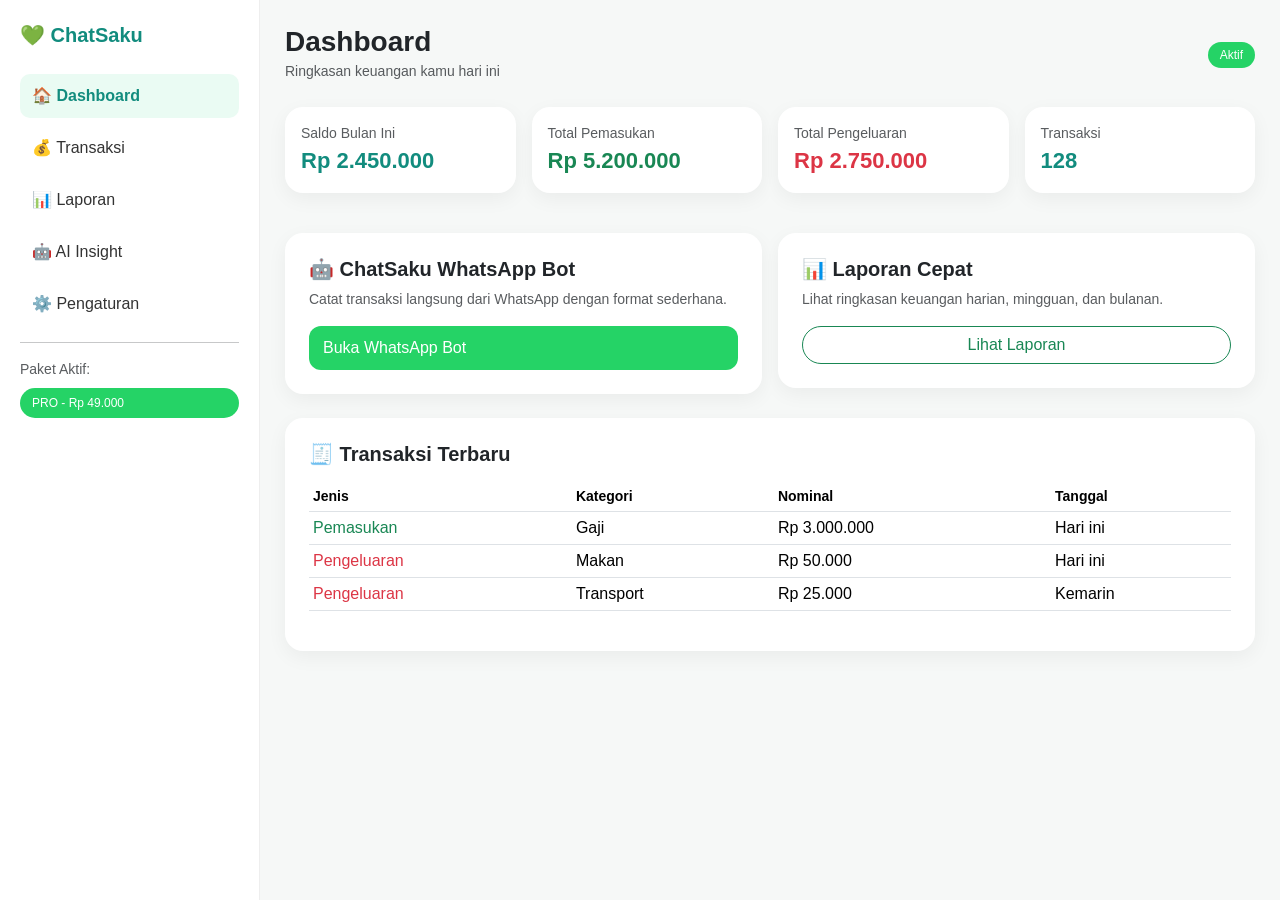
<file: templates/after_purchase.html>
<!DOCTYPE html>
<html lang="id">

<head>
    <meta charset="UTF-8">
    <meta name="viewport" content="width=device-width, initial-scale=1">
    <title>ChatSaku Dashboard</title>

    <link href="https://cdn.jsdelivr.net/npm/bootstrap@5.3.3/dist/css/bootstrap.min.css" rel="stylesheet">

    <style>
        :root {
            --green: #25D366;
            --dark: #128C7E;
            --soft: #EAFBF3;
        }

        body {
            background: #f6f8f7;
            font-family: "Segoe UI", sans-serif;
        }

        /* SIDEBAR */
        .sidebar {
            background: white;
            height: 100vh;
            position: fixed;
            width: 260px;
            border-right: 1px solid #eee;
            padding: 20px;
        }

        .brand {
            font-weight: 800;
            color: var(--dark);
            font-size: 20px;
        }

        .menu a {
            display: block;
            padding: 10px 12px;
            border-radius: 10px;
            color: #333;
            text-decoration: none;
            margin-top: 8px;
        }

        .menu a:hover {
            background: var(--soft);
            color: var(--dark);
        }

        .menu a.active {
            background: var(--soft);
            color: var(--dark);
            font-weight: 600;
        }

        /* MAIN */
        .main {
            margin-left: 260px;
            padding: 25px;
        }

        /* CARD */
        .card-soft {
            border: 0;
            border-radius: 18px;
            box-shadow: 0 6px 20px rgba(0, 0, 0, 0.05);
        }

        .badge-active {
            background: var(--green);
            color: white;
            padding: 6px 12px;
            border-radius: 20px;
            font-size: 12px;
        }

        .stat {
            font-size: 22px;
            font-weight: 800;
            color: var(--dark);
        }

        /* QUICK BUTTON */
        .wa-btn {
            background: var(--green);
            color: white;
            border-radius: 12px;
            padding: 10px 14px;
            text-decoration: none;
            display: inline-block;
        }

        .wa-btn:hover {
            background: #1ebe5d;
            color: white;
        }

        @media(max-width:768px) {
            .sidebar {
                display: none;
            }

            .main {
                margin-left: 0;
            }
        }
    </style>
</head>

<body>

    <!-- ================= SIDEBAR ================= -->
    <div class="sidebar">

        <div class="brand mb-4">
            💚 ChatSaku
        </div>

        <div class="menu">
            <a href="#" class="active">🏠 Dashboard</a>
            <a href="#">💰 Transaksi</a>
            <a href="#">📊 Laporan</a>
            <a href="#">🤖 AI Insight</a>
            <a href="#">⚙️ Pengaturan</a>
        </div>

        <hr>

        <div class="small text-muted">
            Paket Aktif:
        </div>

        <div class="badge-active mt-2">
            PRO - Rp 49.000
        </div>

    </div>

    <!-- ================= MAIN ================= -->
    <div class="main">

        <!-- HEADER -->
        <div class="d-flex justify-content-between align-items-center mb-4">
            <div>
                <h3 class="fw-bold mb-0">Dashboard</h3>
                <small class="text-muted">Ringkasan keuangan kamu hari ini</small>
            </div>

            <div class="text-end">
                <span class="badge-active">Aktif</span>
            </div>
        </div>

        <!-- STATS -->
        <div class="row g-3">

            <div class="col-md-3">
                <div class="card card-soft p-3">
                    <div class="text-muted small">Saldo Bulan Ini</div>
                    <div class="stat">Rp 2.450.000</div>
                </div>
            </div>

            <div class="col-md-3">
                <div class="card card-soft p-3">
                    <div class="text-muted small">Total Pemasukan</div>
                    <div class="stat text-success">Rp 5.200.000</div>
                </div>
            </div>

            <div class="col-md-3">
                <div class="card card-soft p-3">
                    <div class="text-muted small">Total Pengeluaran</div>
                    <div class="stat text-danger">Rp 2.750.000</div>
                </div>
            </div>

            <div class="col-md-3">
                <div class="card card-soft p-3">
                    <div class="text-muted small">Transaksi</div>
                    <div class="stat">128</div>
                </div>
            </div>

        </div>

        <!-- QUICK ACTION -->
        <div class="row mt-4 g-3">

            <div class="col-md-6">
                <div class="card card-soft p-4">
                    <h5 class="fw-bold">🤖 ChatSaku WhatsApp Bot</h5>
                    <p class="text-muted small">
                        Catat transaksi langsung dari WhatsApp dengan format sederhana.
                    </p>

                    <a href="#" class="wa-btn">
                        Buka WhatsApp Bot
                    </a>
                </div>
            </div>

            <div class="col-md-6">
                <div class="card card-soft p-4">
                    <h5 class="fw-bold">📊 Laporan Cepat</h5>
                    <p class="text-muted small">
                        Lihat ringkasan keuangan harian, mingguan, dan bulanan.
                    </p>

                    <a href="#" class="btn btn-outline-success rounded-pill">
                        Lihat Laporan
                    </a>
                </div>
            </div>

        </div>

        <!-- RECENT TRANSACTIONS -->
        <div class="card card-soft mt-4 p-4">

            <h5 class="fw-bold mb-3">🧾 Transaksi Terbaru</h5>

            <div class="table-responsive">
                <table class="table table-sm align-middle">
                    <thead>
                        <tr class="text-muted small">
                            <th>Jenis</th>
                            <th>Kategori</th>
                            <th>Nominal</th>
                            <th>Tanggal</th>
                        </tr>
                    </thead>

                    <tbody>
                        <tr>
                            <td><span class="text-success">Pemasukan</span></td>
                            <td>Gaji</td>
                            <td>Rp 3.000.000</td>
                            <td>Hari ini</td>
                        </tr>

                        <tr>
                            <td><span class="text-danger">Pengeluaran</span></td>
                            <td>Makan</td>
                            <td>Rp 50.000</td>
                            <td>Hari ini</td>
                        </tr>

                        <tr>
                            <td><span class="text-danger">Pengeluaran</span></td>
                            <td>Transport</td>
                            <td>Rp 25.000</td>
                            <td>Kemarin</td>
                        </tr>
                    </tbody>

                </table>
            </div>

        </div>

    </div>

</body>

</html>
</file>
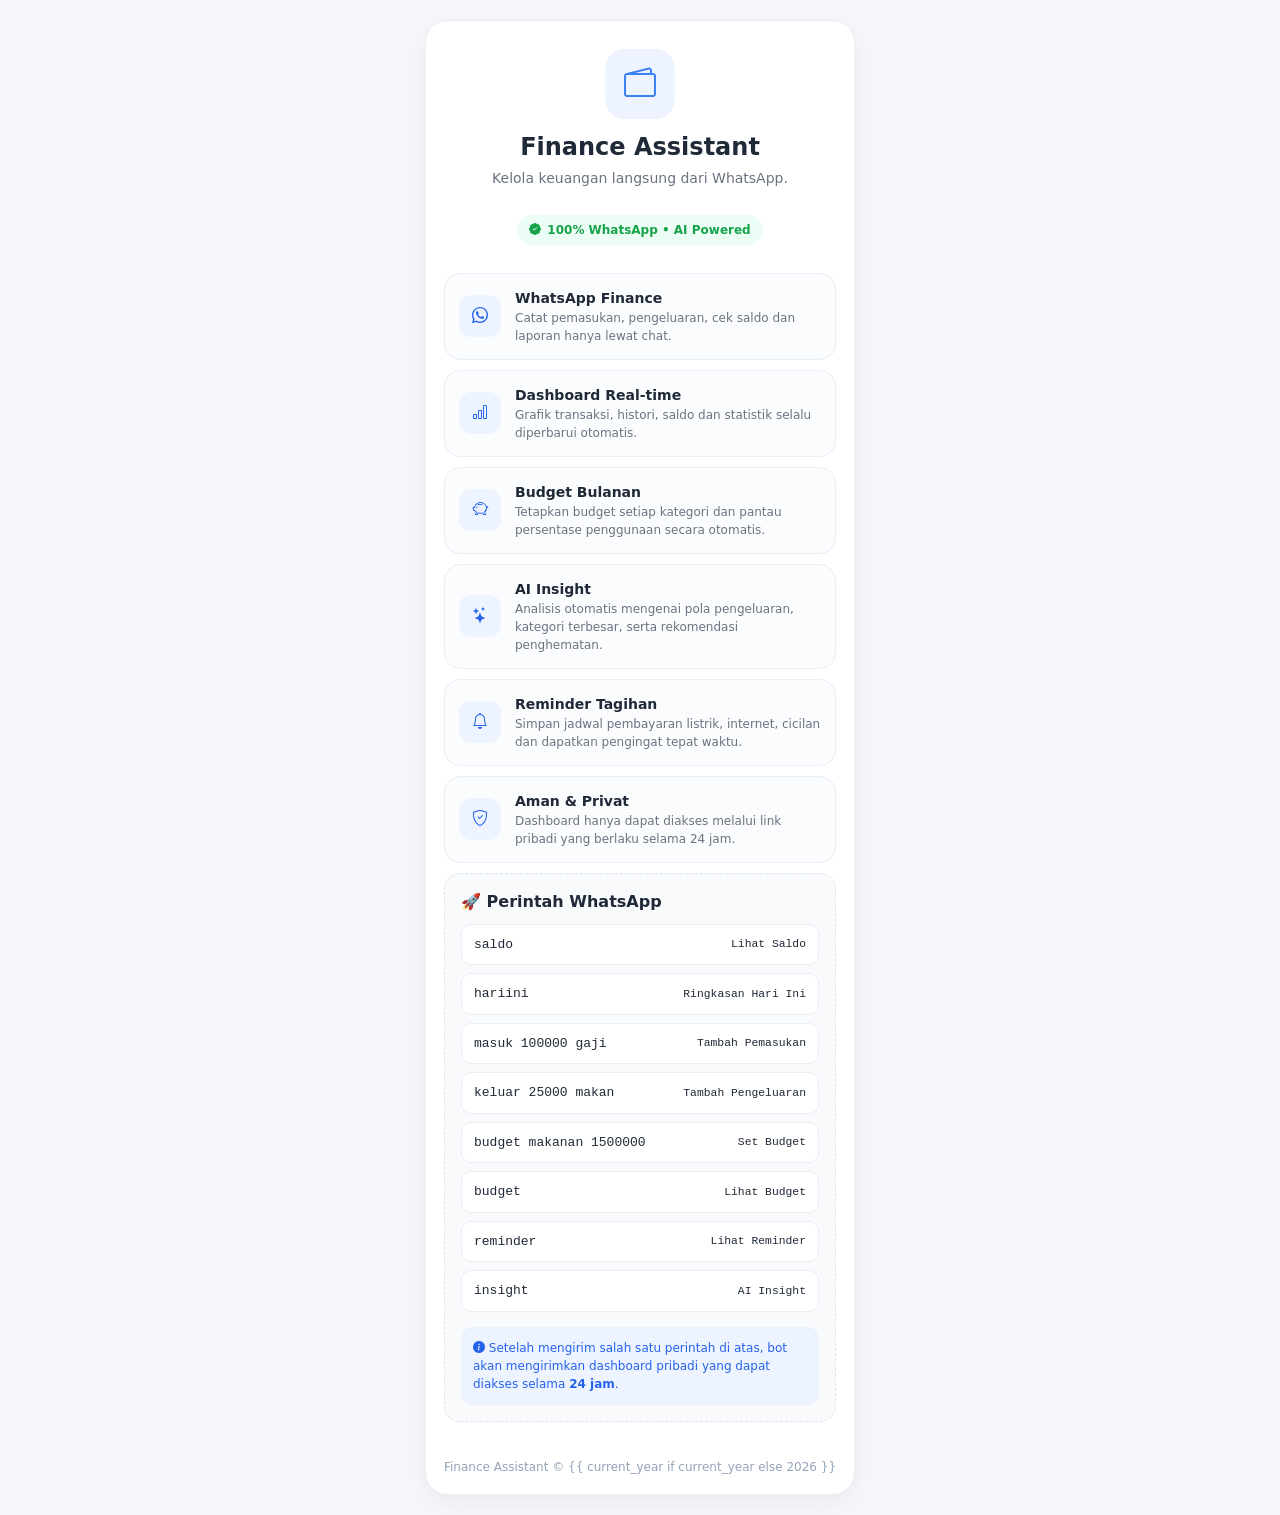
<file: templates/home.html>
<!DOCTYPE html>
<html lang="id">

<head>

    <meta charset="UTF-8">
    <meta name="viewport" content="width=device-width, initial-scale=1">

    <title>Finance Assistant</title>

    <link href="https://cdn.jsdelivr.net/npm/bootstrap@5.3.3/dist/css/bootstrap.min.css" rel="stylesheet">

    <link rel="stylesheet" href="https://cdn.jsdelivr.net/npm/bootstrap-icons@1.11.3/font/bootstrap-icons.min.css">

    <style>
        :root {
            --primary: #3b82f6;
            --bg: #f5f7fb;
            --card: #ffffff;
            --border: #e9edf5;
            --text: #1f2937;
            --muted: #6b7280;
        }

        body {
            margin: 0;
            background: var(--bg);
            font-family: Inter, system-ui, sans-serif;
            color: var(--text);
            display: flex;
            justify-content: center;
            padding: 20px;
        }

        .card-home {
            width: 100%;
            max-width: 430px;
            background: #fff;
            border-radius: 22px;
            border: 1px solid var(--border);
            overflow: hidden;
            box-shadow: 0 8px 25px rgba(0, 0, 0, .05);
        }

        .hero {
            padding: 28px 24px;
            text-align: center;
        }

        .hero-icon {
            width: 70px;
            height: 70px;
            border-radius: 20px;
            background: #eef4ff;
            color: var(--primary);
            display: flex;
            align-items: center;
            justify-content: center;
            font-size: 32px;
            margin: auto;
            margin-bottom: 14px;
        }

        .hero h3 {
            font-size: 24px;
            font-weight: 700;
            margin: 0;
        }

        .hero p {
            color: var(--muted);
            margin-top: 6px;
            font-size: 14px;
        }

        .section {
            padding: 0 18px 18px;
        }

        .item {
            display: flex;
            align-items: center;
            gap: 14px;
            padding: 14px;
            background: #fbfcfe;
            border: 1px solid var(--border);
            border-radius: 16px;
            margin-bottom: 10px;
        }

        .item-icon {
            width: 42px;
            height: 42px;
            border-radius: 12px;
            background: #eef4ff;
            color: #2563eb;
            display: flex;
            align-items: center;
            justify-content: center;
            flex-shrink: 0;
        }

        .item-title {
            font-weight: 600;
            font-size: 14px;
        }

        .item-desc {
            font-size: 12px;
            color: var(--muted);
        }

        .guide {
            margin-top: 8px;
            padding: 16px;
            background: #f8fafc;
            border: 1px dashed #dbe4f0;
            border-radius: 16px;
        }

        .guide-title {
            font-weight: 600;
            margin-bottom: 10px;
        }

        .command {
            display: flex;
            justify-content: space-between;
            align-items: center;
            background: white;
            border-radius: 10px;
            padding: 10px 12px;
            margin-bottom: 8px;
            border: 1px solid var(--border);
            font-family: monospace;
            font-size: 13px;
        }

        .footer {
            text-align: center;
            padding: 18px;
            color: #94a3b8;
            font-size: 12px;
        }
    </style>

</head>

<body>

    <div class="card-home">

        <div class="hero">

            <div class="hero-icon">
                <i class="bi bi-wallet2"></i>
            </div>

            <h3>Finance Assistant</h3>
            <p>
                Kelola keuangan langsung dari WhatsApp.
            </p>

            <div style="
display:inline-flex;
align-items:center;
gap:6px;
background:#ecfdf5;
color:#16a34a;
padding:6px 12px;
border-radius:999px;
font-size:12px;
font-weight:600;
margin-top:10px;
">

                <i class="bi bi-patch-check-fill"></i>

                100% WhatsApp • AI Powered

            </div>

        </div>

        <div class="section">

            <div class="item">

                <div class="item-icon">
                    <i class="bi bi-whatsapp"></i>
                </div>

                <div>

                    <div class="item-title">
                        WhatsApp Finance
                    </div>

                    <div class="item-desc">
                        Catat pemasukan, pengeluaran, cek saldo dan laporan hanya lewat chat.
                    </div>

                </div>

            </div>

            <div class="item">

                <div class="item-icon">
                    <i class="bi bi-bar-chart"></i>
                </div>

                <div>

                    <div class="item-title">
                        Dashboard Real-time
                    </div>

                    <div class="item-desc">
                        Grafik transaksi, histori, saldo dan statistik selalu diperbarui otomatis.
                    </div>

                </div>

            </div>

            <div class="item">

                <div class="item-icon">
                    <i class="bi bi-piggy-bank"></i>
                </div>

                <div>

                    <div class="item-title">
                        Budget Bulanan
                    </div>

                    <div class="item-desc">
                        Tetapkan budget setiap kategori dan pantau persentase penggunaan secara otomatis.
                    </div>

                </div>

            </div>

            <div class="item">

                <div class="item-icon">
                    <i class="bi bi-stars"></i>
                </div>

                <div>

                    <div class="item-title">
                        AI Insight
                    </div>

                    <div class="item-desc">
                        Analisis otomatis mengenai pola pengeluaran, kategori terbesar, serta rekomendasi penghematan.
                    </div>

                </div>

            </div>

            <div class="item">

                <div class="item-icon">
                    <i class="bi bi-bell"></i>
                </div>

                <div>

                    <div class="item-title">
                        Reminder Tagihan
                    </div>

                    <div class="item-desc">
                        Simpan jadwal pembayaran listrik, internet, cicilan dan dapatkan pengingat tepat waktu.
                    </div>

                </div>

            </div>

            <div class="item">

                <div class="item-icon">
                    <i class="bi bi-shield-check"></i>
                </div>

                <div>

                    <div class="item-title">
                        Aman & Privat
                    </div>

                    <div class="item-desc">
                        Dashboard hanya dapat diakses melalui link pribadi yang berlaku selama 24 jam.
                    </div>

                </div>

            </div>

            <div class="guide">

                <div class="guide-title">
                    🚀 Perintah WhatsApp
                </div>

                <div class="command">
                    <span>saldo</span>
                    <small>Lihat Saldo</small>
                </div>

                <div class="command">
                    <span>hariini</span>
                    <small>Ringkasan Hari Ini</small>
                </div>

                <div class="command">
                    <span>masuk 100000 gaji</span>
                    <small>Tambah Pemasukan</small>
                </div>

                <div class="command">
                    <span>keluar 25000 makan</span>
                    <small>Tambah Pengeluaran</small>
                </div>

                <div class="command">
                    <span>budget makanan 1500000</span>
                    <small>Set Budget</small>
                </div>

                <div class="command">
                    <span>budget</span>
                    <small>Lihat Budget</small>
                </div>

                <div class="command">
                    <span>reminder</span>
                    <small>Lihat Reminder</small>
                </div>

                <div class="command">
                    <span>insight</span>
                    <small>AI Insight</small>
                </div>

                <div
                    style="margin-top:15px;padding:12px;border-radius:12px;background:#eef4ff;font-size:12px;color:#2563eb;">

                    <i class="bi bi-info-circle-fill"></i>
                    Setelah mengirim salah satu perintah di atas, bot akan mengirimkan dashboard pribadi yang dapat
                    diakses selama <b>24 jam</b>.

                </div>

            </div>

        </div>

        <div class="footer">
            Finance Assistant © {{ current_year if current_year else 2026 }}
        </div>

    </div>

</body>

</html>
</file>
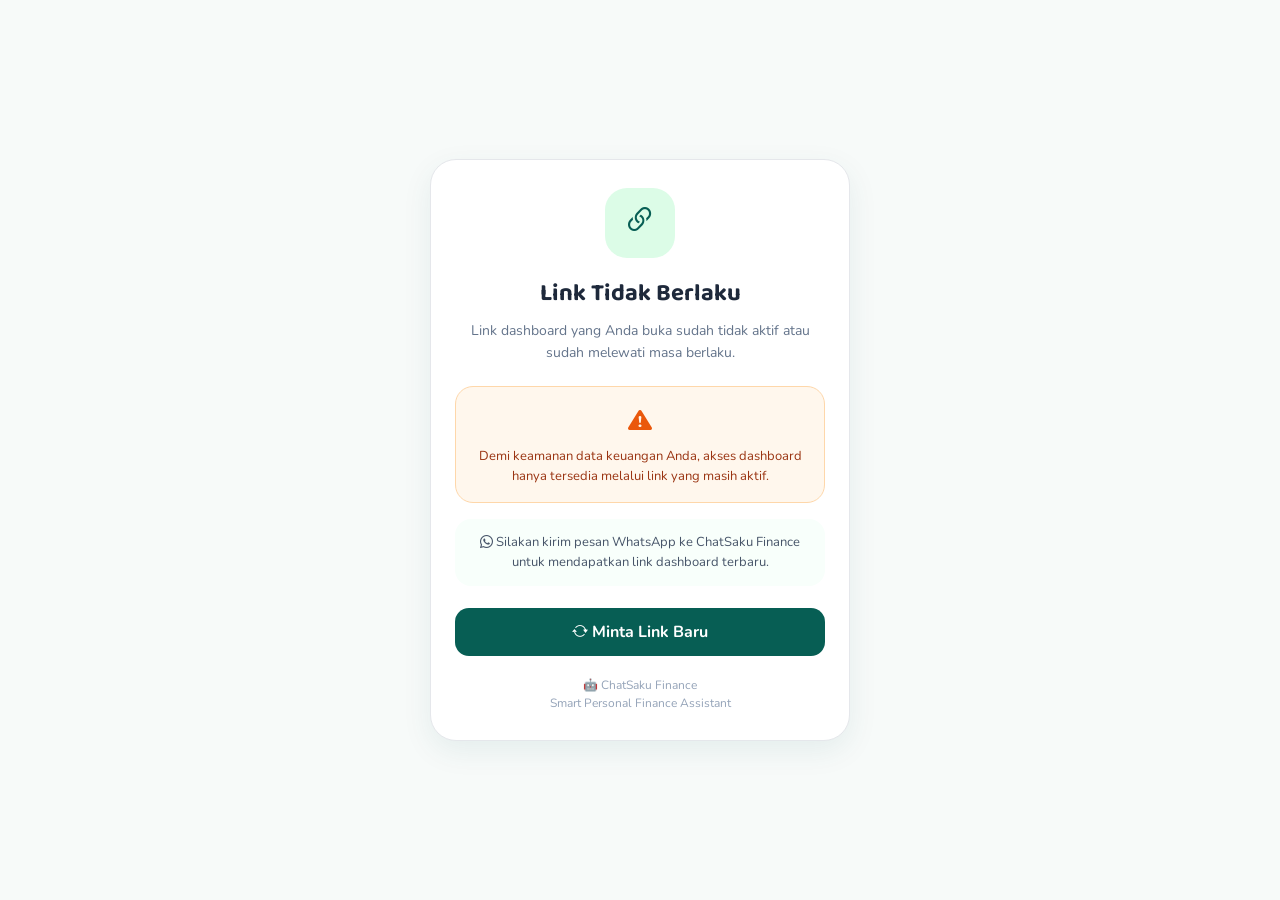
<file: templates/link_expired.html>
<!DOCTYPE html>
<html lang="id">

<head>

    <meta charset="UTF-8">
    <meta name="viewport" content="width=device-width, initial-scale=1.0">

    <title>Link Tidak Berlaku - ChatSaku Finance</title>


    <link href="https://cdn.jsdelivr.net/npm/bootstrap@5.3.3/dist/css/bootstrap.min.css" rel="stylesheet">

    <link href="https://cdn.jsdelivr.net/npm/bootstrap-icons@1.11.3/font/bootstrap-icons.css" rel="stylesheet">


    <link
        href="https://fonts.googleapis.com/css2?family=Baloo+2:wght@400;600;700&family=Nunito:wght@400;600;700&display=swap"
        rel="stylesheet">


    <style>
        :root {

            --primary: #075e54;
            --primary-soft: #dcfce7;
            --border: #e5e7eb;
            --text: #334155;
            --muted: #64748b;

        }



        * {

            font-family: 'Nunito', sans-serif;

        }



        body {

            min-height: 100vh;
            background: #f7faf9;

            display: flex;
            align-items: center;
            justify-content: center;

            padding: 20px;

        }



        .expired-card {

            width: 100%;
            max-width: 420px;

            background: white;

            border: 1px solid var(--border);

            border-radius: 26px;

            padding: 28px 24px;

            text-align: center;

            box-shadow:
                0 10px 30px rgba(7, 94, 84, .08);

        }




        .logo-box {

            width: 70px;
            height: 70px;

            margin: auto;

            border-radius: 22px;

            background: var(--primary-soft);

            display: flex;

            align-items: center;

            justify-content: center;

            color: var(--primary);

            font-size: 34px;

        }



        .title {

            font-family: 'Baloo 2';

            font-size: 24px;

            font-weight: 700;

            color: #1e293b;

            margin-top: 18px;

        }



        .subtitle {

            color: var(--muted);

            font-size: 14px;

            line-height: 1.6;

            margin-top: 8px;

        }




        .warning-box {

            margin-top: 22px;

            padding: 16px;

            border-radius: 18px;

            background: #fff7ed;

            border: 1px solid #fed7aa;

        }



        .warning-box i {

            color: #ea580c;

            font-size: 24px;

        }



        .warning-text {

            margin-top: 8px;

            font-size: 13px;

            color: #9a3412;

        }



        .info-box {

            margin-top: 16px;

            background: #f8fffb;

            border-radius: 16px;

            padding: 14px;

            font-size: 13px;

            color: #475569;

        }



        .btn-home {

            margin-top: 22px;

            width: 100%;

            border-radius: 14px;

            padding: 12px;

            background: var(--primary);

            color: white;

            border: none;

            font-weight: 700;

        }



        .btn-home:hover {

            background: #064e47;

            color: white;

        }




        .footer {

            margin-top: 20px;

            font-size: 12px;

            color: #94a3b8;

        }
    </style>


</head>


<body>


    <div class="expired-card">


        <div class="logo-box">

            <i class="bi bi-link-45deg"></i>

        </div>



        <div class="title">

            Link Tidak Berlaku

        </div>



        <div class="subtitle">

            Link dashboard yang Anda buka sudah tidak aktif atau sudah melewati masa berlaku.

        </div>




        <div class="warning-box">


            <i class="bi bi-exclamation-triangle-fill"></i>


            <div class="warning-text">

                Demi keamanan data keuangan Anda,
                akses dashboard hanya tersedia melalui link yang masih aktif.

            </div>


        </div>





        <div class="info-box">

            <i class="bi bi-whatsapp"></i>

            Silakan kirim pesan WhatsApp ke ChatSaku Finance untuk mendapatkan link dashboard terbaru.

        </div>





        <button class="btn-home">

            <i class="bi bi-arrow-repeat"></i>

            Minta Link Baru

        </button>





        <div class="footer">

            🤖 ChatSaku Finance<br>

            Smart Personal Finance Assistant

        </div>


    </div>


</body>

</html>
</file>
